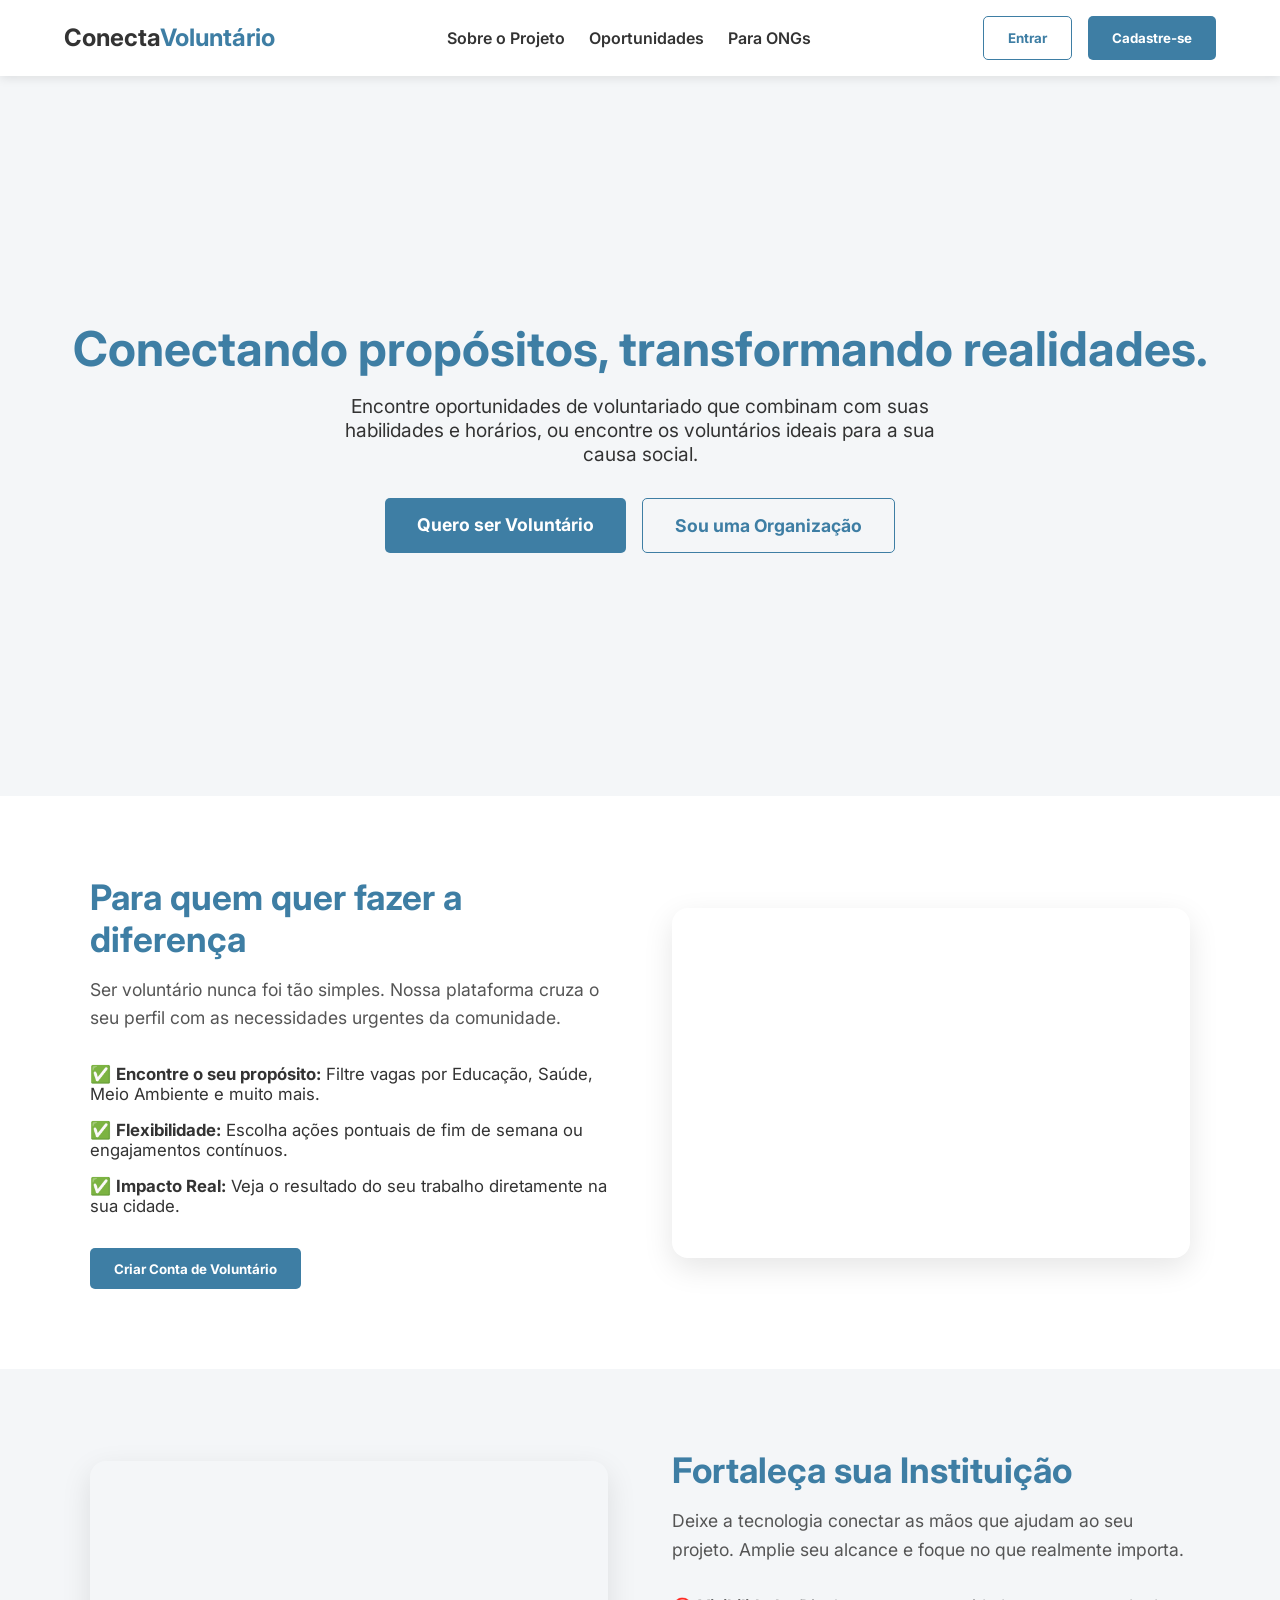
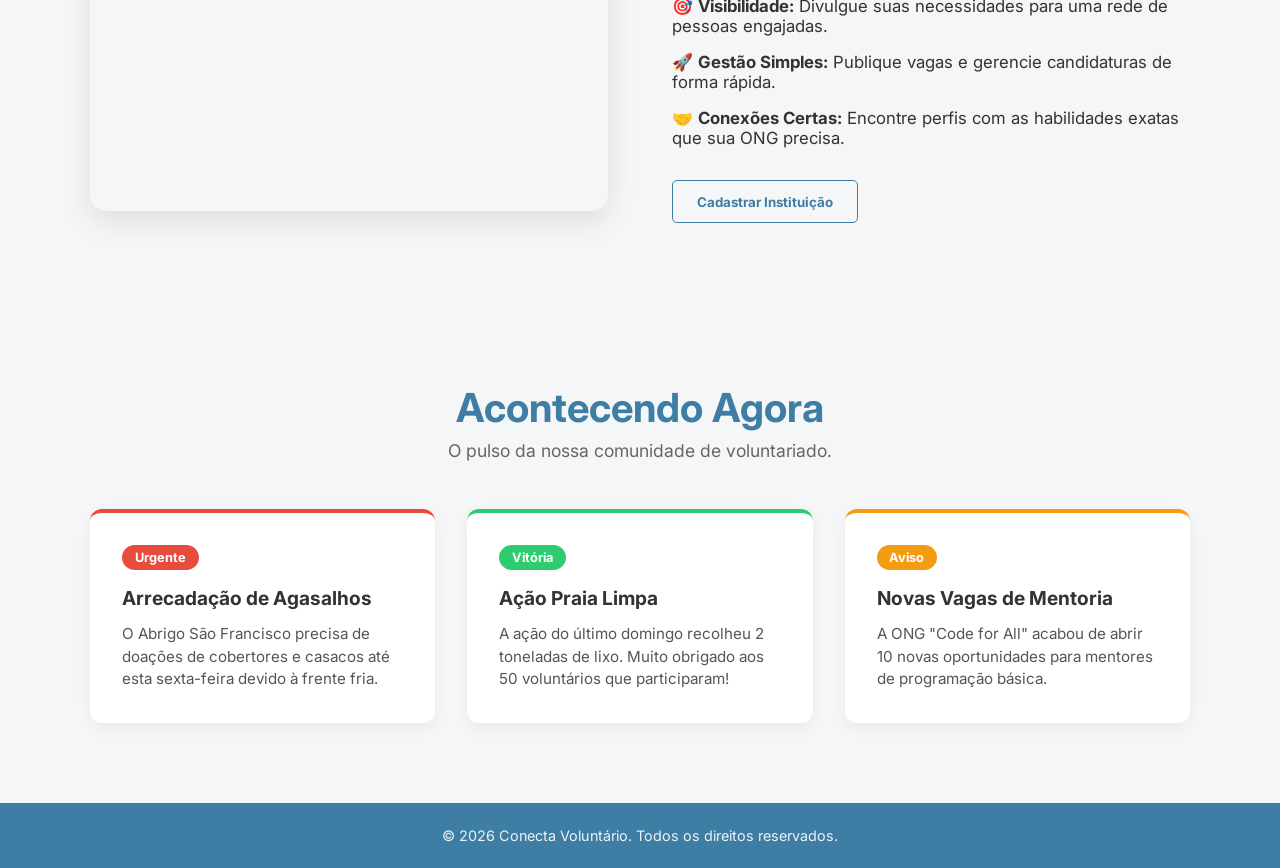
<file: Index.html>
<!DOCTYPE html>
<html lang="pt-BR">
<head>
    <meta charset="UTF-8">
    <meta name="viewport" content="width=device-width, initial-scale=1.0">
    <title>Conecta Voluntário | Início</title>
    
    <link href="https://fonts.googleapis.com/css2?family=Inter:wght@400;600;700&display=swap" rel="stylesheet">
    <link rel="stylesheet" href="style/style.css">
</head>
<body>

    <header class="navbar">
        <div class="logo">
            <h1>Conecta<span>Voluntário</span></h1>
        </div>
        <nav>
            <ul class="nav-links">
                <li><a href="#como-funciona">Sobre o Projeto</a></li>
                <li><a href="oportunidades.html">Oportunidades</a></li>
                <li><a href="#para-ongs">Para ONGs</a></li>
            </ul>
        </nav>
        <div class="nav-actions">
            <button class="btn-secondary" onclick="window.location.href='cadastro.html?tela=login';">Entrar</button>
            <button class="btn-primary" onclick="window.location.href='cadastro.html?tela=cadastro';">Cadastre-se</button>
        </div>
    </header>

    <main>
        <section class="hero">
            <div class="hero-content">
                <h2>Conectando propósitos, transformando realidades.</h2>
                <p>Encontre oportunidades de voluntariado que combinam com suas habilidades e horários, ou encontre os voluntários ideais para a sua causa social.</p>
                <div class="hero-actions">
                    <a href="#como-funciona" class="btn-primary" style="text-decoration: none; display: inline-block;">Quero ser Voluntário</a>
                    <a href="#para-ongs" class="btn-secondary" style="text-decoration: none; display: inline-block;">Sou uma Organização</a>
                </div>
            </div>
        </section>

        <section id="como-funciona" class="info-section bg-light">
            <div class="info-container">
                <div class="info-text">
                    <h3>Para quem quer fazer a diferença</h3>
                    <p>Ser voluntário nunca foi tão simples. Nossa plataforma cruza o seu perfil com as necessidades urgentes da comunidade.</p>
                    <ul class="info-list">
                        <li>✅ <strong>Encontre o seu propósito:</strong> Filtre vagas por Educação, Saúde, Meio Ambiente e muito mais.</li>
                        <li>✅ <strong>Flexibilidade:</strong> Escolha ações pontuais de fim de semana ou engajamentos contínuos.</li>
                        <li>✅ <strong>Impacto Real:</strong> Veja o resultado do seu trabalho diretamente na sua cidade.</li>
                    </ul>
                    <button class="btn-primary" onclick="window.location.href='cadastro.html?tela=cadastro';">Criar Conta de Voluntário</button>
                </div>
                <div class="info-image placeholder-voluntario"></div>
            </div>
        </section>

        <section id="para-ongs" class="info-section">
            <div class="info-container row-reverse">
                <div class="info-text">
                    <h3>Fortaleça sua Instituição</h3>
                    <p>Deixe a tecnologia conectar as mãos que ajudam ao seu projeto. Amplie seu alcance e foque no que realmente importa.</p>
                    <ul class="info-list">
                        <li>🎯 <strong>Visibilidade:</strong> Divulgue suas necessidades para uma rede de pessoas engajadas.</li>
                        <li>🚀 <strong>Gestão Simples:</strong> Publique vagas e gerencie candidaturas de forma rápida.</li>
                        <li>🤝 <strong>Conexões Certas:</strong> Encontre perfis com as habilidades exatas que sua ONG precisa.</li>
                    </ul>
                    <button class="btn-secondary" onclick="window.location.href='cadastro.html?tela=cadastro';">Cadastrar Instituição</button>
                </div>
                <div class="info-image placeholder-ong"></div>
            </div>
        </section>

        <section class="news-section bg-light">
            <h2>Acontecendo Agora</h2>
            <p class="section-subtitle">O pulso da nossa comunidade de voluntariado.</p>
            
            <div class="news-grid">
                <div class="news-card urgente">
                    <span class="news-badge">Urgente</span>
                    <h4>Arrecadação de Agasalhos</h4>
                    <p>O Abrigo São Francisco precisa de doações de cobertores e casacos até esta sexta-feira devido à frente fria.</p>
                </div>
                
                <div class="news-card vitoria">
                    <span class="news-badge">Vitória</span>
                    <h4>Ação Praia Limpa</h4>
                    <p>A ação do último domingo recolheu 2 toneladas de lixo. Muito obrigado aos 50 voluntários que participaram!</p>
                </div>
                
                <div class="news-card aviso">
                    <span class="news-badge">Aviso</span>
                    <h4>Novas Vagas de Mentoria</h4>
                    <p>A ONG "Code for All" acabou de abrir 10 novas oportunidades para mentores de programação básica.</p>
                </div>
            </div>
        </section>
    </main>

    <footer>
        <p>&copy; 2026 Conecta Voluntário. Todos os direitos reservados.</p>
    </footer>

</body>
</html>
</file>
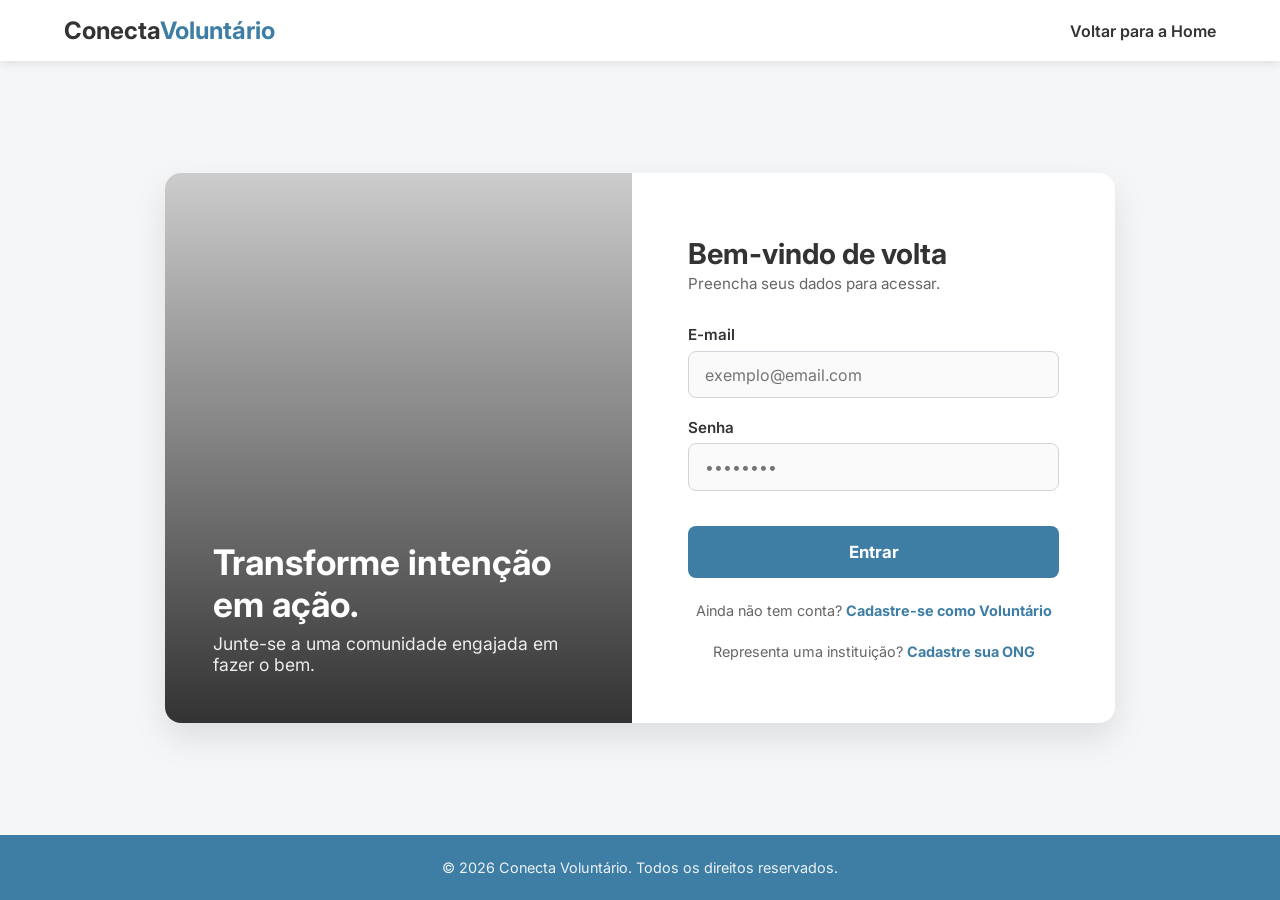
<file: cadastro.html>
<!DOCTYPE html>
<html lang="pt-BR">
<head>
    <meta charset="UTF-8">
    <meta name="viewport" content="width=device-width, initial-scale=1.0">
    <title>Acesso | Conecta Voluntário</title>

    <link href="https://fonts.googleapis.com/css2?family=Inter:wght@400;600;700&display=swap" rel="stylesheet">
    <link rel="stylesheet" href="style/style.css"> </head>
<body>

    <header class="navbar">
        <div class="logo">
            <h1>Conecta<span>Voluntário</span></h1>
        </div>
        <nav>
            <ul class="nav-links">
                <li><a href="index.html">Voltar para a Home</a></li>
            </ul>
        </nav>
    </header>

    <main class="auth-page">
        <div class="auth-card">
            
            <div class="auth-banner">
                <div class="banner-overlay"></div>
                <div class="banner-content">
                    <h2>Transforme intenção em ação.</h2>
                    <p>Junte-se a uma comunidade engajada em fazer o bem.</p>
                </div>
            </div>

            <div class="auth-form-area">
                
                <div id="boxLogin" class="form-box">
                    <h2>Bem-vindo de volta</h2>
                    <p class="subtitle">Preencha seus dados para acessar.</p>

                    <form id="formLogin">
                        <div class="input-group">
                            <label for="emailLogin">E-mail</label>
                            <input type="email" id="emailLogin" placeholder="exemplo@email.com" required>
                        </div>
                        <div class="input-group">
                            <label for="senhaLogin">Senha</label>
                            <input type="password" id="senhaLogin" placeholder="••••••••" required>
                        </div>
                        <button type="submit" class="btn-primary btn-block">Entrar</button>
                    </form>
                    
                    <p class="auth-link">Ainda não tem conta? <a href="#" id="linkIrParaCadastro">Cadastre-se como Voluntário</a></p>
                    <p class="auth-link">Representa uma instituição? <a href="#" id="linkIrParaCadastroOng">Cadastre sua ONG</a></p>
                </div>

                <div id="boxCadastroVoluntario" class="form-box oculto">
                    <h2>Crie sua Conta</h2>
                    <p class="subtitle">Faça parte da nossa rede de voluntários.</p>

                    <form id="formCadastroVoluntario">
                        <div class="input-group">
                            <label for="nomeVoluntario">Nome Completo</label>
                            <input type="text" id="nomeVoluntario" placeholder="Digite seu nome" required>
                        </div>
                        <div class="input-group">
                            <label for="cpfVoluntario">CPF</label>
                            <input type="text" id="cpfVoluntario" placeholder="000.000.000-00" required>
                        </div>
                        <div class="input-group">
                            <label for="emailVoluntario">E-mail</label>
                            <input type="email" id="emailVoluntario" placeholder="exemplo@email.com" required>
                        </div>
                        <div class="input-group">
                            <label for="senhaVoluntario">Senha</label>
                            <input type="password" id="senhaVoluntario" placeholder="Crie uma senha forte" required>
                        </div>
                        <button type="submit" class="btn-primary btn-block">Cadastrar Voluntário</button>
                    </form>

                    <p class="auth-link">É uma instituição? <a href="#" id="linkIrParaCadastroOng2">Cadastre sua ONG aqui</a></p>
                    <p class="auth-link">Já possui uma conta? <a href="#" id="linkIrParaLogin">Faça Login</a></p>
                </div>

                <div id="boxCadastroOng" class="form-box oculto">
                    <h2>Cadastro de Instituição</h2>
                    <p class="subtitle">Encontre voluntários para sua causa.</p>

                    <form id="formCadastroOng">
                        <div class="input-group">
                            <label for="nomeOng">Nome da Instituição (Razão Social)</label>
                            <input type="text" id="nomeOng" placeholder="Ex: Instituto Verde" required>
                        </div>
                        <div class="input-group">
                            <label for="cnpjOng">CNPJ</label>
                            <input type="text" id="cnpjOng" placeholder="00.000.000/0000-00" required>
                        </div>
                        <div class="input-group">
                            <label for="emailOng">E-mail Corporativo</label>
                            <input type="email" id="emailOng" placeholder="contato@ong.com.br" required>
                        </div>
                        <div class="input-group">
                            <label for="senhaOng">Senha</label>
                            <input type="password" id="senhaOng" placeholder="Crie uma senha forte" required>
                        </div>
                        <button type="submit" class="btn-secondary btn-block">Cadastrar ONG</button>
                    </form>

                    <p class="auth-link">É um voluntário? <a href="#" id="linkIrParaCadastro2">Cadastre-se aqui</a></p>
                    <p class="auth-link">Já possui uma conta? <a href="#" id="linkIrParaLogin2">Faça Login</a></p>
                </div>

            </div> </div> </main>

    <footer>
        <p>&copy; 2026 Conecta Voluntário. Todos os direitos reservados.</p>
    </footer>

    <script src="src/cadastro.js"></script>
</body>
</html>
</file>
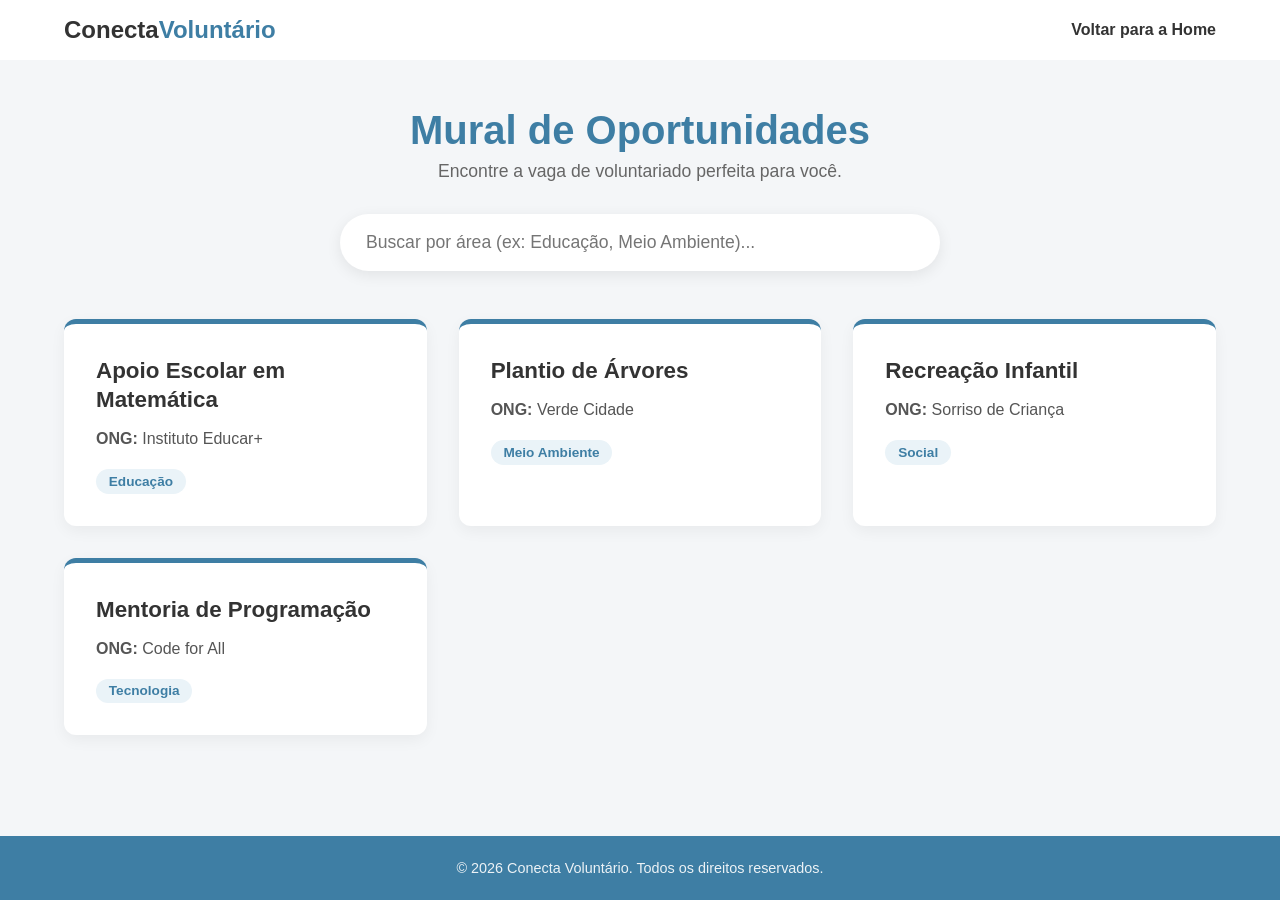
<file: oportunidades.html>
<!DOCTYPE html>
<html lang="pt-BR">
<head>
    <meta charset="UTF-8">
    <meta name="viewport" content="width=device-width, initial-scale=1.0">
    <title>Oportunidades | Conecta Voluntário</title>
    <link rel="stylesheet" href="/style/style.css">
</head>
<body>

    <header class="navbar">
        <div class="logo">
            <h1>Conecta<span>Voluntário</span></h1>
        </div>
        <nav>
            <ul class="nav-links">
                <li><a href="index.html">Voltar para a Home</a></li>
            </ul>
        </nav>
    </header>

    <main>
        <section id="oportunidades" class="oportunidades-section">
            <div class="container">
                <h2>Mural de Oportunidades</h2>
                <p>Encontre a vaga de voluntariado perfeita para você.</p>

                <div class="busca-container">
                    <input type="text" id="inputBusca" placeholder="Buscar por área (ex: Educação, Meio Ambiente)...">
                </div>

                <div id="listaVagas" class="vagas-grid"></div>
            </div>
        </section>
    </main>

    <footer>
        <p>&copy; 2026 Conecta Voluntário. Todos os direitos reservados.</p>
    </footer>

    <script src="./src/oportunidades.js"></script>
</body>
</html>
</file>
<file: style/style.css>
/* ==========================================================================
   1. GERAL (Regras compartilhadas em todas as telas)
   ========================================================================== */

:root {
    --primary-color: #3e7ea4;
    --secondary-color: #F9A825;
    --text-dark: #333333;
    --text-light: #FFFFFF;
    --bg-color: #F4F6F8;
    --font-main: 'Inter', sans-serif; 
}

* {
    margin: 0;
    padding: 0;
    box-sizing: border-box;
    font-family: var(--font-main);
}

html {
    scroll-behavior: smooth;
}

body {
    background-color: var(--bg-color);
    color: var(--text-dark);
    min-height: 100vh;
    display: flex;
    flex-direction: column;
}

main {
    flex-grow: 1;
    display: flex;
    flex-direction: column;
    width: 100%;
}

.oculto { 
    display: none !important; 
}

/* --- Cabeçalho (Navbar) --- */
.navbar {
    display: flex;
    justify-content: space-between;
    align-items: center;
    padding: 1rem 5%;
    background-color: var(--text-light);
    box-shadow: 0 2px 10px rgba(0,0,0,0.1);
}

.logo h1 { 
    font-size: 1.5rem; 
    color: var(--text-dark); 
}

.logo span { 
    color: var(--primary-color); 
}

.nav-links {
    list-style: none;
    display: flex;
    gap: 1.5rem;
}

.nav-links a {
    text-decoration: none;
    color: var(--text-dark);
    font-weight: 600;
    transition: color 0.3s;
}

.nav-links a:hover { 
    color: var(--primary-color); 
}

.nav-actions {
    display: flex;
    gap: 1rem;
}

/* --- Rodapé (Footer) --- */
footer {
    background-color: var(--primary-color); 
    color: var(--text-light); 
    text-align: center;
    padding: 1.5rem 1rem;
    margin-top: auto; 
}

footer p { 
    font-size: 0.9rem; 
    opacity: 0.9; 
}

/* --- Botões Padrões --- */
button {
    cursor: pointer;
    border: none;
    border-radius: 5px;
    font-weight: bold;
    transition: background-color 0.3s, transform 0.1s;
}

button:active { 
    transform: scale(0.98); 
}

.btn-primary {
    background-color: var(--primary-color);
    color: var(--text-light);
    padding: 0.8rem 1.5rem;
}

.btn-primary:hover { 
    background-color: #2b5c7a; 
}

.btn-secondary {
    background-color: transparent;
    color: var(--primary-color);
    border: 1px solid var(--primary-color);
    padding: 0.8rem 1.5rem;
}

.btn-secondary:hover { 
    background-color: #eaf3f8; 
}

.btn-block {
    width: 100%;
    padding: 1rem;
    font-size: 1.05rem;
    border-radius: 8px;
    margin-top: 1rem;
}


/* ==========================================================================
   2. TELA: PÁGINA INICIAL (index.html)
   ========================================================================== */

.hero {
    height: 80vh;
    display: flex;
    align-items: center;
    justify-content: center;
    text-align: center;
    padding: 0 5%;
}

.hero-content h2 { 
    font-size: 3rem; 
    margin-bottom: 1rem; 
    color: var(--primary-color); 
}

.hero-content p { 
    font-size: 1.2rem; 
    margin-bottom: 2rem; 
    max-width: 600px; 
    margin: 0 auto 2rem auto; 
}

.hero-actions { 
    display: flex; 
    gap: 1rem; 
    justify-content: center; 
}

.hero-actions a { 
    padding: 1rem 2rem; 
    font-size: 1.1rem; 
    border-radius: 5px; 
    font-weight: bold; 
}

.bg-light { 
    background-color: #ffffff; 
}

.info-section { 
    width: 100%; 
    padding: 5rem 5%; 
}

.info-container { 
    display: flex; 
    align-items: center; 
    justify-content: space-between; 
    gap: 4rem; 
    max-width: 1100px; 
    margin: 0 auto; 
}

.row-reverse { 
    flex-direction: row-reverse; 
}

.info-text { 
    flex: 1; 
}

.info-text h3 { 
    font-size: 2.2rem; 
    color: var(--primary-color); 
    margin-bottom: 1rem; 
}

.info-text p { 
    font-size: 1.1rem; 
    color: #555; 
    margin-bottom: 2rem; 
    line-height: 1.6; 
}

.info-list { 
    list-style: none; 
    margin-bottom: 2rem; 
}

.info-list li { 
    font-size: 1.05rem; 
    margin-bottom: 1rem; 
    color: var(--text-dark); 
}

.info-image { 
    flex: 1; 
    min-height: 350px; 
    border-radius: 16px; 
    background-size: cover; 
    background-position: center; 
    box-shadow: 0 10px 30px rgba(0,0,0,0.1); 
}

.placeholder-voluntario { 
    background-image: url('https://images.unsplash.com/photo-1559027615-cd4628902d4a?q=80&w=800&auto=format&fit=crop'); 
}

.placeholder-ong { 
    background-image: url('https://images.unsplash.com/photo-1552664730-d307ca884978?ixlib=rb-4.0.3&auto=format&fit=crop&w=800&q=80'); 
}

.news-section { 
    width: 100%; 
    padding: 5rem 5%; 
    text-align: center; 
    background-color: var(--bg-color); 
}

.news-section h2 { 
    font-size: 2.5rem; 
    color: var(--primary-color); 
    margin-bottom: 0.5rem; 
}

.section-subtitle { 
    color: #666; 
    font-size: 1.1rem; 
    margin-bottom: 3rem; 
}

.news-grid { 
    display: grid; 
    grid-template-columns: repeat(auto-fit, minmax(300px, 1fr)); 
    gap: 2rem; 
    max-width: 1100px; 
    margin: 0 auto; 
}

.news-card { 
    background-color: #fff; 
    padding: 2rem; 
    border-radius: 12px; 
    text-align: left; 
    box-shadow: 0 5px 15px rgba(0,0,0,0.05); 
    border-top: 4px solid #ccc; 
    transition: transform 0.3s ease; 
}

.news-card:hover { 
    transform: translateY(-5px); 
}

.news-card.urgente { 
    border-color: #e74c3c; 
}

.news-card.vitoria { 
    border-color: #2ecc71; 
}

.news-card.aviso { 
    border-color: #f39c12; 
}

.news-badge { 
    display: inline-block; 
    padding: 0.3rem 0.8rem; 
    border-radius: 20px; 
    font-size: 0.8rem; 
    font-weight: bold; 
    margin-bottom: 1rem; 
    color: #fff; 
}

.urgente .news-badge { 
    background-color: #e74c3c; 
}

.vitoria .news-badge { 
    background-color: #2ecc71; 
}

.aviso .news-badge { 
    background-color: #f39c12; 
}

.news-card h4 { 
    font-size: 1.2rem; 
    margin-bottom: 0.8rem; 
    color: var(--text-dark); 
}

.news-card p { 
    color: #555; 
    font-size: 0.95rem; 
    line-height: 1.5; 
}


/* ==========================================================================
   3. TELA: ACESSO E CADASTRO (cadastro.html)
   ========================================================================== */

.auth-page {
    flex-grow: 1;
    display: flex;
    justify-content: center;
    align-items: center;
    padding: 3rem 20px;
}

.auth-card {
    display: flex;
    width: 100%;
    max-width: 950px;
    background-color: #ffffff;
    border-radius: 16px;
    box-shadow: 0 15px 35px rgba(0,0,0,0.1);
    overflow: hidden;
    min-height: 550px;
}

.auth-banner {
    flex: 1;
    background-image: url('https://images.unsplash.com/photo-1488521787991-ed7bbaae773c?ixlib=rb-4.0.3&auto=format&fit=crop&w=800&q=80');
    background-size: cover;
    background-position: center;
    position: relative;
    display: flex;
    flex-direction: column;
    justify-content: flex-end;
    padding: 3rem;
    color: var(--text-light);
}

.banner-overlay { 
    position: absolute; 
    top: 0; 
    left: 0; 
    right: 0; 
    bottom: 0; 
    background: linear-gradient(to top, rgba(0,0,0,0.8) 0%, rgba(0,0,0,0.2) 100%); 
}

.banner-content { 
    position: relative; 
    z-index: 1; 
}

.banner-content h2 { 
    font-size: 2.2rem; 
    margin-bottom: 0.5rem; 
}

.banner-content p { 
    font-size: 1.1rem; 
    opacity: 0.9; 
}

.auth-form-area { 
    flex: 1; 
    padding: 3rem 3.5rem; 
    display: flex; 
    flex-direction: column; 
    justify-content: center; 
}

.form-box { 
    animation: fadeIn 0.4s ease-in-out; 
}

.form-box h2 { 
    font-size: 1.8rem; 
    margin-bottom: 0.2rem; 
}

.form-box .subtitle { 
    color: #666; 
    margin-bottom: 2rem; 
    font-size: 0.95rem; 
}

.input-group { 
    margin-bottom: 1.2rem; 
    display: flex; 
    flex-direction: column; 
    text-align: left; 
}

.input-group label { 
    font-weight: 600; 
    margin-bottom: 0.4rem; 
    color: var(--text-dark); 
    font-size: 0.95rem; 
}

.input-group input, 
.input-group select { 
    width: 100%; 
    padding: 0.8rem 1rem; 
    border: 1px solid #d1d5db; 
    border-radius: 8px; 
    font-size: 1rem; 
    font-family: var(--font-main); 
    outline: none; 
    background-color: #fafafa; 
    transition: all 0.3s ease; 
}

.input-group input:focus, 
.input-group select:focus { 
    border-color: var(--primary-color); 
    background-color: #ffffff; 
    box-shadow: 0 0 0 4px rgba(62, 126, 164, 0.15); 
}

.auth-link { 
    text-align: center; 
    margin-top: 1.5rem; 
    font-size: 0.9rem; 
    color: #666; 
}

.auth-link a { 
    color: var(--primary-color); 
    font-weight: bold; 
    text-decoration: none; 
}

.auth-link a:hover { 
    text-decoration: underline; 
}

@keyframes fadeIn {
    from { 
        opacity: 0; 
        transform: translateX(10px); 
    }
    to { 
        opacity: 1; 
        transform: translateX(0); 
    }
}

/* ==========================================================================
   4. RESPONSIVIDADE GERAL (Mobile)
   ========================================================================== */

@media (max-width: 768px) {
    /* Home */
    .info-container, 
    .row-reverse { 
        flex-direction: column; 
    }
    
    .info-image { 
        width: 100%; 
        min-height: 250px; 
    }
    
    .hero-content h2 { 
        font-size: 2.2rem; 
    }
    
    /* Cadastro */
    .auth-banner { 
        display: none; 
    }
    
    .auth-form-area { 
        padding: 2.5rem 1.5rem; 
    }
    
    /* Navbar */
    .nav-links { 
        display: none; 
    }
}
</file>
